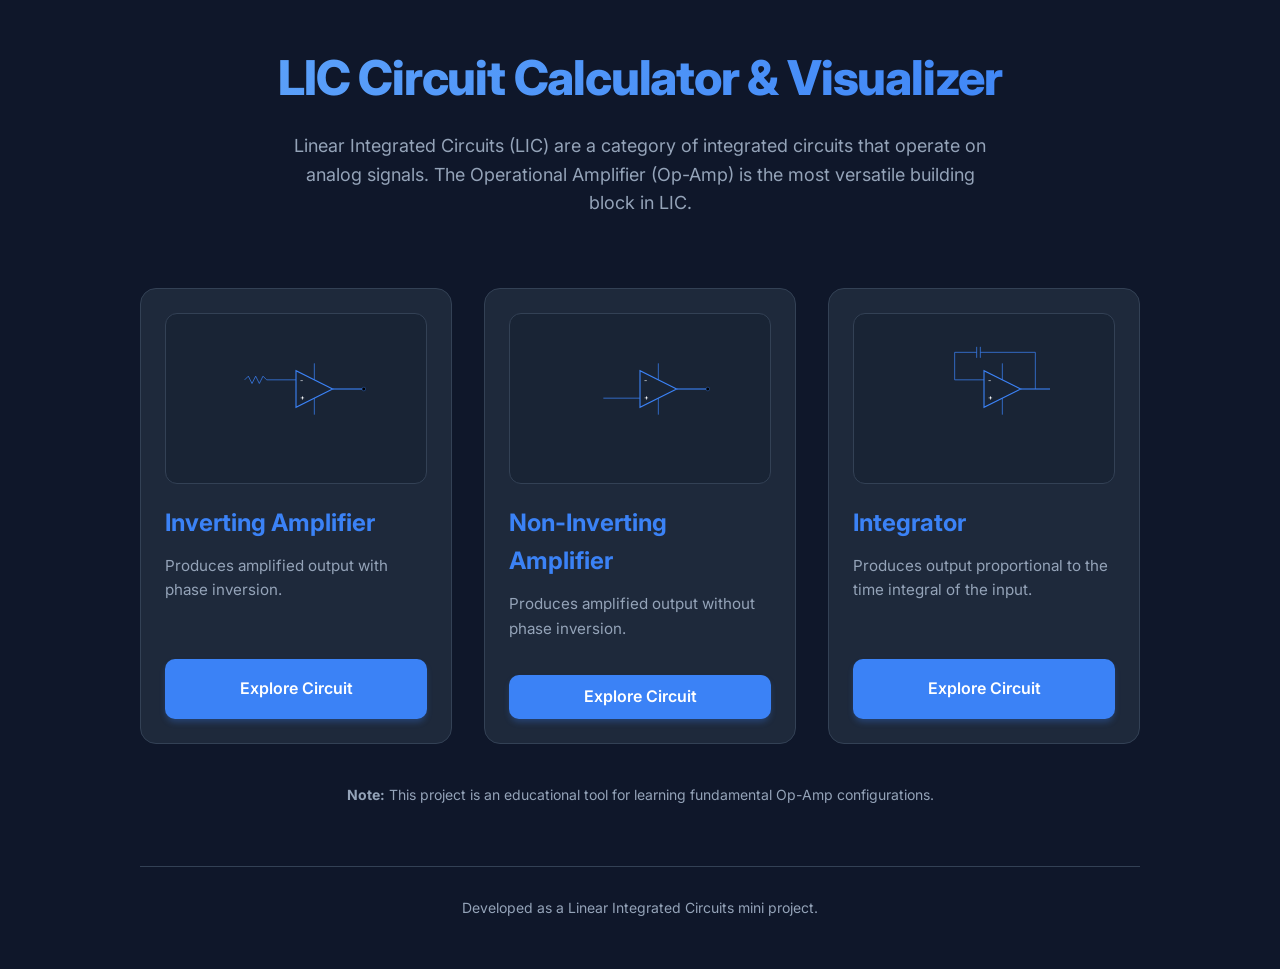
<file: docs/index.html>
<!DOCTYPE html>
<html lang="en">
<head>
    <meta charset="UTF-8">
    <meta name="viewport" content="width=device-width, initial-scale=1.0">
    <title>LIC Circuit Calculator and Visualizer</title>
    <link rel="stylesheet" href="style.css">
    <!-- Google Fonts for a professional look -->
    <link href="https://fonts.googleapis.com/css2?family=Inter:wght@400;500;600;700&display=swap" rel="stylesheet">
</head>
<body>
    <div class="container">
        <header>
            <h1>LIC Circuit Calculator & Visualizer</h1>
            <p class="intro">
                Linear Integrated Circuits (LIC) are a category of integrated circuits that operate on analog signals. 
                The Operational Amplifier (Op-Amp) is the most versatile building block in LIC.
            </p>
        </header>

        <main class="home-grid">
            <a href="inverting.html" class="circuit-card">
                <div class="card-diagram">
                    <svg viewBox="0 0 600 350" class="skeleton-svg">
                        <!-- Power Supply Pins -->
                        <line x1="350" y1="125" x2="350" y2="80" stroke-width="2"/>
                        <line x1="350" y1="175" x2="350" y2="220" stroke-width="2"/>
                        <!-- Op-Amp Triangle -->
                        <path d="M 300 100 L 300 200 L 400 150 Z" fill="none" stroke-width="3"/>
                        <text x="310" y="135" font-size="20">-</text>
                        <text x="310" y="180" font-size="20">+</text>
                        <line x1="300" y1="125" x2="220" y2="125" stroke-width="2"/>
                        <path d="M 220 125 L 210 115 L 200 135 L 190 115 L 180 135 L 170 115 L 160 125" fill="none" stroke-width="2"/>
                        <line x1="400" y1="150" x2="480" y2="150" stroke-width="3"/>
                        <circle cx="485" cy="150" r="5"/>
                    </svg>
                </div>
                <h3>Inverting Amplifier</h3>
                <p>Produces amplified output with phase inversion.</p>
                <span class="btn btn-primary">Explore Circuit</span>
            </a>

            <a href="non-inverting.html" class="circuit-card">
                <div class="card-diagram">
                    <svg viewBox="0 0 600 350" class="skeleton-svg">
                        <!-- Power Supply Pins -->
                        <line x1="350" y1="125" x2="350" y2="80" stroke-width="2"/>
                        <line x1="350" y1="175" x2="350" y2="220" stroke-width="2"/>
                        <!-- Op-Amp Triangle -->
                        <path d="M 300 100 L 300 200 L 400 150 Z" fill="none" stroke-width="3"/>
                        <text x="310" y="135" font-size="20">-</text>
                        <text x="310" y="180" font-size="20">+</text>
                        <line x1="300" y1="175" x2="200" y2="175" stroke-width="2"/>
                        <line x1="400" y1="150" x2="480" y2="150" stroke-width="3"/>
                        <circle cx="485" cy="150" r="5"/>
                    </svg>
                </div>
                <h3>Non-Inverting Amplifier</h3>
                <p>Produces amplified output without phase inversion.</p>
                <span class="btn btn-primary">Explore Circuit</span>
            </a>

            <a href="integrator.html" class="circuit-card">
                <div class="card-diagram">
                    <svg viewBox="0 0 600 350" class="skeleton-svg">
                        <!-- Power Supply Pins -->
                        <line x1="350" y1="125" x2="350" y2="80" stroke-width="2"/>
                        <line x1="350" y1="175" x2="350" y2="220" stroke-width="2"/>
                        <!-- Op-Amp Triangle -->
                        <path d="M 300 100 L 300 200 L 400 150 Z" fill="none" stroke-width="3"/>
                        <text x="310" y="135" font-size="20">-</text>
                        <text x="310" y="180" font-size="20">+</text>
                        <!-- Feedback path with capacitor -->
                        <line x1="300" y1="125" x2="220" y2="125" stroke-width="2"/>
                        <line x1="220" y1="125" x2="220" y2="50" stroke-width="2"/>
                        <line x1="220" y1="50" x2="280" y2="50" stroke-width="2"/>
                        <line x1="280" y1="35" x2="280" y2="65" stroke-width="2"/>
                        <line x1="290" y1="35" x2="290" y2="65" stroke-width="2"/>
                        <line x1="290" y1="50" x2="440" y2="50" stroke-width="2"/>
                        <line x1="440" y1="50" x2="440" y2="150" stroke-width="2"/>
                        <line x1="400" y1="150" x2="480" y2="150" stroke-width="3"/>
                    </svg>
                </div>
                <h3>Integrator</h3>
                <p>Produces output proportional to the time integral of the input.</p>
                <span class="btn btn-primary">Explore Circuit</span>
            </a>
        </main>

        <section class="note-section">
            <p><strong>Note:</strong> This project is an educational tool for learning fundamental Op-Amp configurations.</p>
        </section>

        <footer>
            <p>Developed as a Linear Integrated Circuits mini project.</p>
        </footer>
    </div>
</body>
</html>
</file>
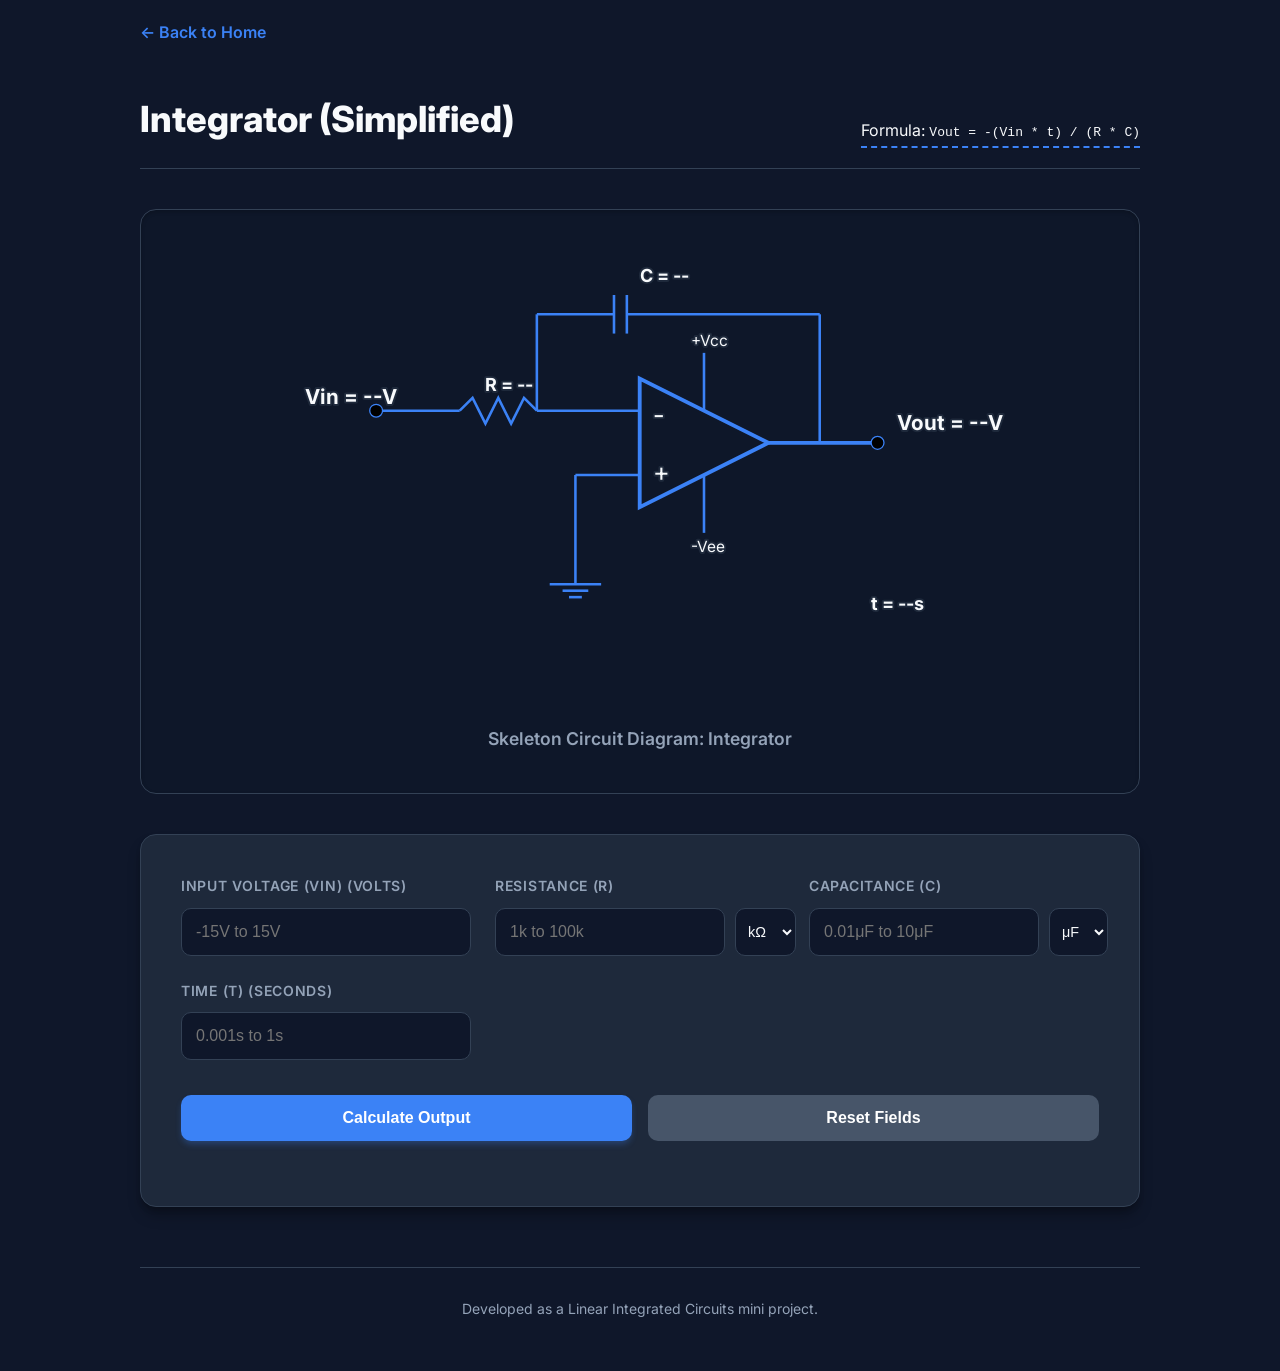
<file: docs/integrator.html>
<!DOCTYPE html>
<html lang="en">
<head>
    <meta charset="UTF-8">
    <meta name="viewport" content="width=device-width, initial-scale=1.0">
    <title>Integrator - LIC Calculator</title>
    <link rel="stylesheet" href="style.css">
    <link href="https://fonts.googleapis.com/css2?family=Inter:wght@400;500;600;700&display=swap" rel="stylesheet">
</head>
<body data-circuit="integrator">
    <div class="container">
        <a href="index.html" class="back-link">← Back to Home</a>
        
        <header class="circuit-header">
            <h2 id="circuit-title"></h2>
            <p id="circuit-formula-container" class="hidden">Formula: <code id="circuit-formula"></code></p>
        </header>

        <div class="main-diagram">
            <svg viewBox="0 0 600 350" class="skeleton-svg">
                <!-- Power Supply Pins -->
                <line x1="350" y1="125" x2="350" y2="80" stroke-width="2"/>
                <text x="340" y="75" font-size="12">+Vcc</text>
                <line x1="350" y1="175" x2="350" y2="220" stroke-width="2"/>
                <text x="340" y="235" font-size="12">-Vee</text>

                <!-- Op-Amp Triangle -->
                <path d="M 300 100 L 300 200 L 400 150 Z" fill="none" stroke-width="3"/>
                <text x="310" y="135" font-size="20">-</text>
                <text x="310" y="180" font-size="20">+</text>
                
                <!-- Output Line -->
                <line x1="400" y1="150" x2="480" y2="150" stroke-width="3"/>
                <circle cx="485" cy="150" r="5"/>
                <text x="500" y="140" font-size="16" font-weight="bold" id="svg-vout-label">Vout = --V</text>

                <!-- Non-Inverting Input to Ground -->
                <line x1="300" y1="175" x2="250" y2="175" stroke-width="2"/>
                <line x1="250" y1="175" x2="250" y2="260" stroke-width="2"/>
                <!-- Ground Symbol -->
                <line x1="230" y1="260" x2="270" y2="260" stroke-width="2"/>
                <line x1="240" y1="265" x2="260" y2="265" stroke-width="2"/>
                <line x1="245" y1="270" x2="255" y2="270" stroke-width="2"/>

                <!-- Inverting Input Path -->
                <line x1="300" y1="125" x2="220" y2="125" stroke-width="2"/>
                
                <!-- R Resistor -->
                <path d="M 220 125 L 210 115 L 200 135 L 190 115 L 180 135 L 170 115 L 160 125" fill="none" stroke-width="2"/>
                <text x="180" y="110" font-size="14" font-weight="bold" id="svg-r-label">R = --</text>
                <line x1="160" y1="125" x2="100" y2="125" stroke-width="2"/>
                <circle cx="95" cy="125" r="5"/>
                <text x="40" y="120" font-size="16" font-weight="bold" id="svg-vin-label">Vin = --V</text>

                <!-- C Feedback Path -->
                <line x1="220" y1="125" x2="220" y2="50" stroke-width="2"/>
                <line x1="220" y1="50" x2="280" y2="50" stroke-width="2"/>
                <!-- Capacitor Symbol -->
                <line x1="280" y1="35" x2="280" y2="65" stroke-width="2"/>
                <line x1="290" y1="35" x2="290" y2="65" stroke-width="2"/>
                <text x="300" y="25" font-size="14" font-weight="bold" id="svg-c-label">C = --</text>
                <line x1="290" y1="50" x2="440" y2="50" stroke-width="2"/>
                <line x1="440" y1="50" x2="440" y2="150" stroke-width="2"/>
                <!-- Time label -->
                <text x="480" y="280" font-size="14" font-weight="bold" id="svg-t-label">t = --s</text>
            </svg>
            <p>Skeleton Circuit Diagram: Integrator</p>
        </div>

        <main class="card">
            <section id="input-container" class="input-section">
                <!-- Inputs will be injected here -->
            </section>

            <div class="button-group">
                <button id="calculate-btn" class="btn btn-primary">Calculate Output</button>
                <button id="reset-btn" class="btn btn-secondary">Reset Fields</button>
            </div>

            <div id="error-message" class="error-message hidden"></div>

            <section id="output-section" class="output-section hidden">
                <hr>
                <div class="result-item">
                    <strong>Calculated Output (V<sub>out</sub>):</strong>
                    <span id="result-display" class="highlight"></span>
                </div>
                <div class="explanation">
                    <strong>How it works:</strong>
                    <p id="explanation-text"></p>
                </div>
                <div class="applications">
                    <strong>Common Applications:</strong>
                    <ul id="applications-list"></ul>
                </div>
            </section>
        </main>

        <footer>
            <p>Developed as a Linear Integrated Circuits mini project.</p>
        </footer>
    </div>
    <script src="script.js"></script>
</body>
</html>
</file>
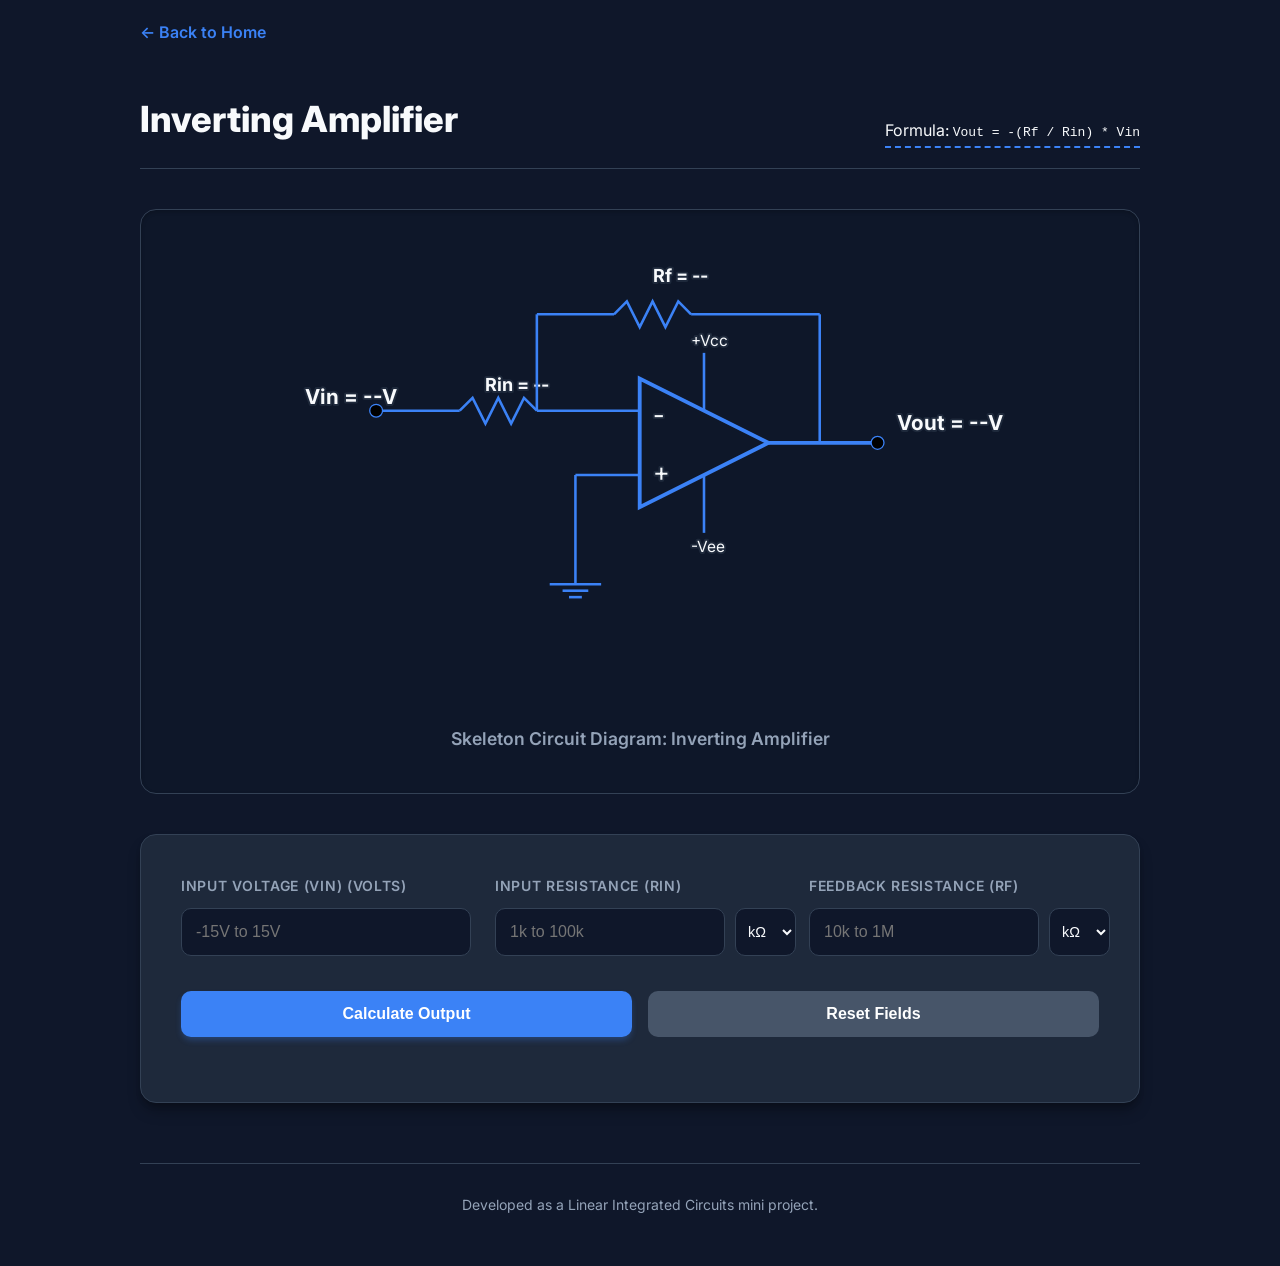
<file: docs/inverting.html>
<!DOCTYPE html>
<html lang="en">
<head>
    <meta charset="UTF-8">
    <meta name="viewport" content="width=device-width, initial-scale=1.0">
    <title>Inverting Amplifier - LIC Calculator</title>
    <link rel="stylesheet" href="style.css">
    <link href="https://fonts.googleapis.com/css2?family=Inter:wght@400;500;600;700&display=swap" rel="stylesheet">
</head>
<body data-circuit="inverting">
    <div class="container">
        <a href="index.html" class="back-link">← Back to Home</a>
        
        <header class="circuit-header">
            <h2 id="circuit-title"></h2>
            <p id="circuit-formula-container" class="hidden">Formula: <code id="circuit-formula"></code></p>
        </header>

        <div class="main-diagram">
            <svg viewBox="0 0 600 350" class="skeleton-svg">
                <!-- Power Supply Pins -->
                <line x1="350" y1="125" x2="350" y2="80" stroke-width="2"/>
                <text x="340" y="75" font-size="12">+Vcc</text>
                <line x1="350" y1="175" x2="350" y2="220" stroke-width="2"/>
                <text x="340" y="235" font-size="12">-Vee</text>

                <!-- Op-Amp Triangle -->
                <path d="M 300 100 L 300 200 L 400 150 Z" fill="none" stroke-width="3"/>
                <text x="310" y="135" font-size="20">-</text>
                <text x="310" y="180" font-size="20">+</text>
                
                <!-- Output Line -->
                <line x1="400" y1="150" x2="480" y2="150" stroke-width="3"/>
                <circle cx="485" cy="150" r="5"/>
                <text x="500" y="140" font-size="16" font-weight="bold" id="svg-vout-label">Vout = --V</text>

                <!-- Non-Inverting Input to Ground -->
                <line x1="300" y1="175" x2="250" y2="175" stroke-width="2"/>
                <line x1="250" y1="175" x2="250" y2="260" stroke-width="2"/>
                <!-- Ground Symbol -->
                <line x1="230" y1="260" x2="270" y2="260" stroke-width="2"/>
                <line x1="240" y1="265" x2="260" y2="265" stroke-width="2"/>
                <line x1="245" y1="270" x2="255" y2="270" stroke-width="2"/>

                <!-- Inverting Input Path -->
                <line x1="300" y1="125" x2="220" y2="125" stroke-width="2"/>
                
                <!-- Rin Resistor -->
                <path d="M 220 125 L 210 115 L 200 135 L 190 115 L 180 135 L 170 115 L 160 125" fill="none" stroke-width="2"/>
                <text x="180" y="110" font-size="14" font-weight="bold" id="svg-rin-label">Rin = --</text>
                <line x1="160" y1="125" x2="100" y2="125" stroke-width="2"/>
                <circle cx="95" cy="125" r="5"/>
                <text x="40" y="120" font-size="16" font-weight="bold" id="svg-vin-label">Vin = --V</text>

                <!-- Rf Feedback Path -->
                <line x1="220" y1="125" x2="220" y2="50" stroke-width="2"/>
                <line x1="220" y1="50" x2="280" y2="50" stroke-width="2"/>
                <!-- Rf Resistor -->
                <path d="M 280 50 L 290 40 L 300 60 L 310 40 L 320 60 L 330 40 L 340 50" fill="none" stroke-width="2"/>
                <text x="310" y="25" font-size="14" font-weight="bold" id="svg-rf-label">Rf = --</text>
                <line x1="340" y1="50" x2="440" y2="50" stroke-width="2"/>
                <line x1="440" y1="50" x2="440" y2="150" stroke-width="2"/>
            </svg>
            <p>Skeleton Circuit Diagram: Inverting Amplifier</p>
        </div>

        <main class="card">
            <section id="input-container" class="input-section">
                <!-- Inputs will be injected here -->
            </section>

            <div class="button-group">
                <button id="calculate-btn" class="btn btn-primary">Calculate Output</button>
                <button id="reset-btn" class="btn btn-secondary">Reset Fields</button>
            </div>

            <div id="error-message" class="error-message hidden"></div>

            <section id="output-section" class="output-section hidden">
                <hr>
                <div class="result-item">
                    <strong>Calculated Output (V<sub>out</sub>):</strong>
                    <span id="result-display" class="highlight"></span>
                </div>
                <div class="explanation">
                    <strong>How it works:</strong>
                    <p id="explanation-text"></p>
                </div>
                <div class="applications">
                    <strong>Common Applications:</strong>
                    <ul id="applications-list"></ul>
                </div>
            </section>
        </main>

        <footer>
            <p>Developed as a Linear Integrated Circuits mini project.</p>
        </footer>
    </div>
    <script src="script.js"></script>
</body>
</html>
</file>
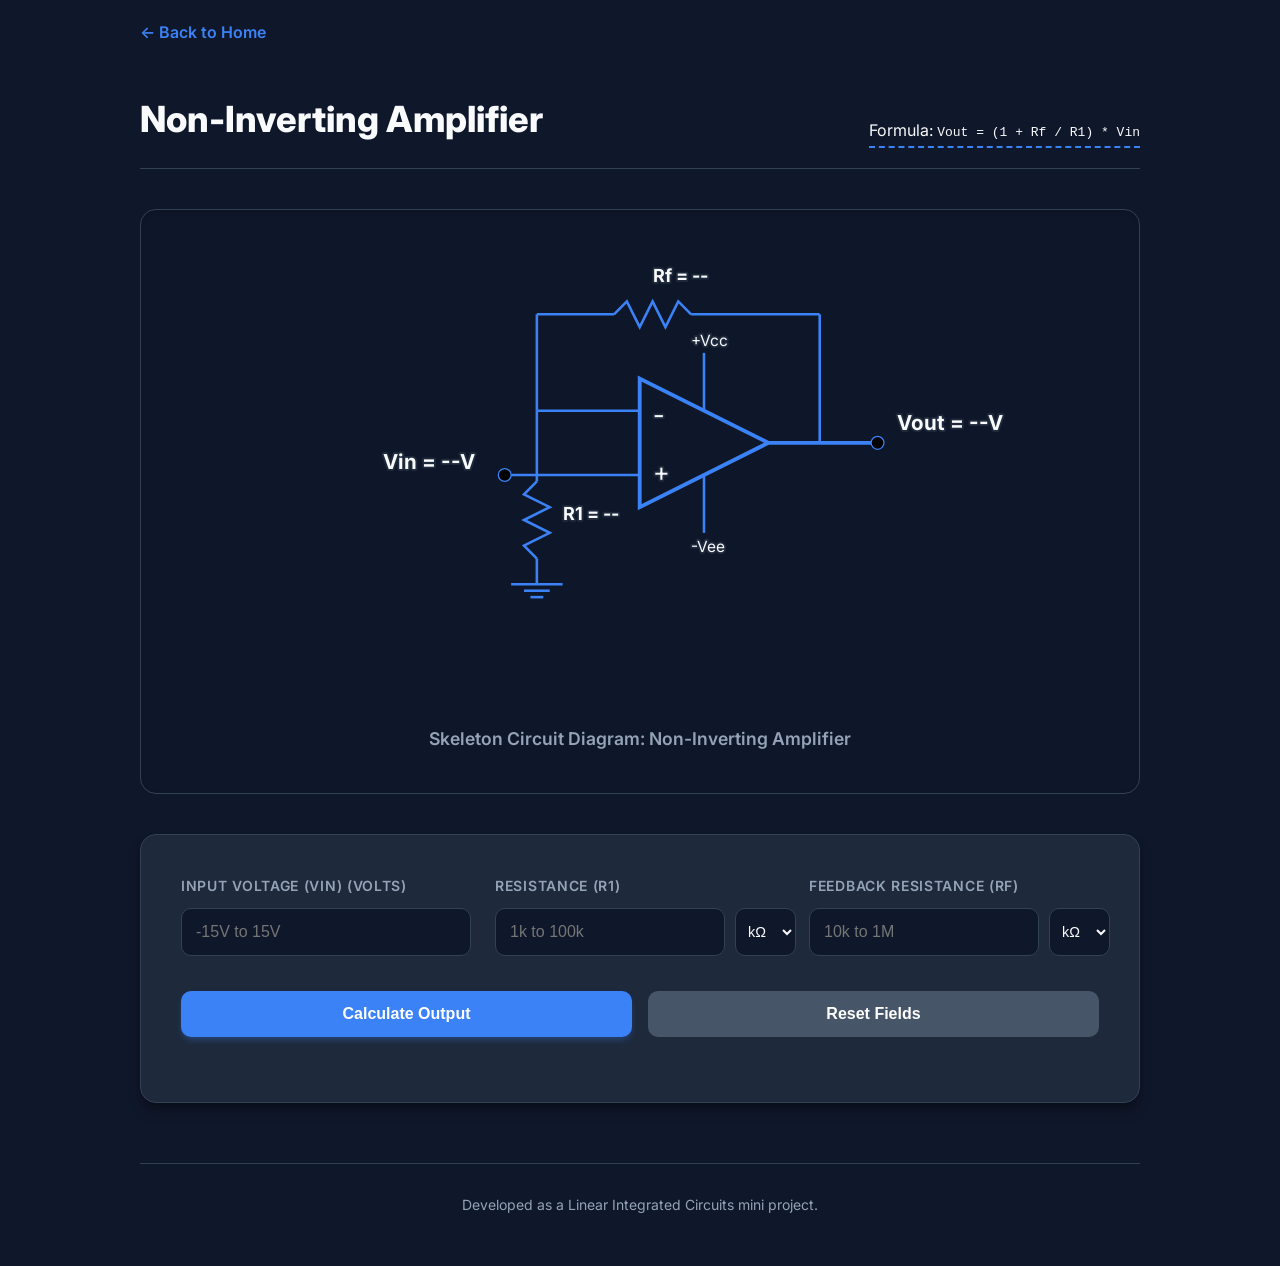
<file: docs/non-inverting.html>
<!DOCTYPE html>
<html lang="en">
<head>
    <meta charset="UTF-8">
    <meta name="viewport" content="width=device-width, initial-scale=1.0">
    <title>Non-Inverting Amplifier - LIC Calculator</title>
    <link rel="stylesheet" href="style.css">
    <link href="https://fonts.googleapis.com/css2?family=Inter:wght@400;500;600;700&display=swap" rel="stylesheet">
</head>
<body data-circuit="non-inverting">
    <div class="container">
        <a href="index.html" class="back-link">← Back to Home</a>
        
        <header class="circuit-header">
            <h2 id="circuit-title"></h2>
            <p id="circuit-formula-container" class="hidden">Formula: <code id="circuit-formula"></code></p>
        </header>

        <div class="main-diagram">
            <svg viewBox="0 0 600 350" class="skeleton-svg">
                <!-- Power Supply Pins -->
                <line x1="350" y1="125" x2="350" y2="80" stroke-width="2"/>
                <text x="340" y="75" font-size="12">+Vcc</text>
                <line x1="350" y1="175" x2="350" y2="220" stroke-width="2"/>
                <text x="340" y="235" font-size="12">-Vee</text>

                <!-- Op-Amp Triangle -->
                <path d="M 300 100 L 300 200 L 400 150 Z" fill="none" stroke-width="3"/>
                <text x="310" y="135" font-size="20">-</text>
                <text x="310" y="180" font-size="20">+</text>
                
                <!-- Output Line -->
                <line x1="400" y1="150" x2="480" y2="150" stroke-width="3"/>
                <circle cx="485" cy="150" r="5"/>
                <text x="500" y="140" font-size="16" font-weight="bold" id="svg-vout-label">Vout = --V</text>

                <!-- Non-Inverting Input to Vin -->
                <line x1="300" y1="175" x2="200" y2="175" stroke-width="2"/>
                <circle cx="195" cy="175" r="5"/>
                <text x="100" y="170" font-size="16" font-weight="bold" id="svg-vin-label">Vin = --V</text>

                <!-- Inverting Input Path -->
                <line x1="300" y1="125" x2="220" y2="125" stroke-width="2"/>
                
                <!-- R1 Resistor to Ground -->
                <line x1="220" y1="125" x2="220" y2="180" stroke-width="2"/>
                <path d="M 220 180 L 210 190 L 230 200 L 210 210 L 230 220 L 210 230 L 220 240" fill="none" stroke-width="2"/>
                <text x="240" y="210" font-size="14" font-weight="bold" id="svg-r1-label">R1 = --</text>
                <line x1="220" y1="240" x2="220" y2="260" stroke-width="2"/>
                <!-- Ground Symbol -->
                <line x1="200" y1="260" x2="240" y2="260" stroke-width="2"/>
                <line x1="210" y1="265" x2="230" y2="265" stroke-width="2"/>
                <line x1="215" y1="270" x2="225" y2="270" stroke-width="2"/>

                <!-- Rf Feedback Path -->
                <line x1="220" y1="125" x2="220" y2="50" stroke-width="2"/>
                <line x1="220" y1="50" x2="280" y2="50" stroke-width="2"/>
                <!-- Rf Resistor -->
                <path d="M 280 50 L 290 40 L 300 60 L 310 40 L 320 60 L 330 40 L 340 50" fill="none" stroke-width="2"/>
                <text x="310" y="25" font-size="14" font-weight="bold" id="svg-rf-label">Rf = --</text>
                <line x1="340" y1="50" x2="440" y2="50" stroke-width="2"/>
                <line x1="440" y1="50" x2="440" y2="150" stroke-width="2"/>
            </svg>
            <p>Skeleton Circuit Diagram: Non-Inverting Amplifier</p>
        </div>

        <main class="card">
            <section id="input-container" class="input-section">
                <!-- Inputs will be injected here -->
            </section>

            <div class="button-group">
                <button id="calculate-btn" class="btn btn-primary">Calculate Output</button>
                <button id="reset-btn" class="btn btn-secondary">Reset Fields</button>
            </div>

            <div id="error-message" class="error-message hidden"></div>

            <section id="output-section" class="output-section hidden">
                <hr>
                <div class="result-item">
                    <strong>Calculated Output (V<sub>out</sub>):</strong>
                    <span id="result-display" class="highlight"></span>
                </div>
                <div class="explanation">
                    <strong>How it works:</strong>
                    <p id="explanation-text"></p>
                </div>
                <div class="applications">
                    <strong>Common Applications:</strong>
                    <ul id="applications-list"></ul>
                </div>
            </section>
        </main>

        <footer>
            <p>Developed as a Linear Integrated Circuits mini project.</p>
        </footer>
    </div>
    <script src="script.js"></script>
</body>
</html>
</file>
<file: docs/style.css>
/* 
   LIC Circuit Calculator and Visualizer - CSS Styles
   Modern, clean, and professional design for a college assignment.
*/

:root {
    --primary-color: #3b82f6;
    --primary-hover: #60a5fa;
    --secondary-color: #475569;
    --secondary-hover: #64748b;
    --bg-color: #0f172a;
    --card-bg: #1e293b;
    --text-main: #f8fafc;
    --text-muted: #94a3b8;
    --error-color: #ef4444;
    --border-color: #334155;
    --shadow: 0 10px 15px -3px rgba(0, 0, 0, 0.3), 0 4px 6px -2px rgba(0, 0, 0, 0.2);
    --radius: 16px;
    --input-bg: #0f172a;
}

* {
    box-sizing: border-box;
    margin: 0;
    padding: 0;
}

body {
    font-family: 'Inter', system-ui, -apple-system, sans-serif;
    background-color: var(--bg-color);
    color: var(--text-main);
    line-height: 1.6;
    padding: 20px;
    -webkit-font-smoothing: antialiased;
}

.container {
    max-width: 1000px;
    margin: 0 auto;
}

header {
    text-align: center;
    margin-bottom: 50px;
    padding: 20px 0;
}

header h1 {
    font-size: 3rem;
    background: linear-gradient(135deg, #60a5fa 0%, #3b82f6 100%);
    -webkit-background-clip: text;
    -webkit-text-fill-color: transparent;
    margin-bottom: 15px;
    font-weight: 800;
    letter-spacing: -0.025em;
}

.intro {
    color: var(--text-muted);
    font-size: 1.125rem;
    max-width: 700px;
    margin: 0 auto;
}

.card {
    background-color: var(--card-bg);
    padding: 40px;
    border-radius: var(--radius);
    box-shadow: var(--shadow);
    border: 1px solid var(--border-color);
    transition: transform 0.3s ease;
}

.selection-section {
    margin-bottom: 30px;
}

.selection-section label {
    display: block;
    font-weight: 600;
    margin-bottom: 12px;
    color: var(--text-main);
}

select {
    width: 100%;
    padding: 14px;
    border-radius: 10px;
    border: 1px solid var(--border-color);
    font-size: 1rem;
    background-color: var(--input-bg);
    color: var(--text-main);
    cursor: pointer;
    transition: all 0.2s ease;
}

select:focus {
    outline: none;
    border-color: var(--primary-color);
    box-shadow: 0 0 0 3px rgba(59, 130, 246, 0.2);
}

.input-section {
    display: grid;
    grid-template-columns: repeat(auto-fit, minmax(240px, 1fr));
    gap: 24px;
    margin-bottom: 35px;
}

.input-group {
    display: flex;
    flex-direction: column;
}

.input-group label {
    font-size: 0.875rem;
    font-weight: 600;
    margin-bottom: 10px;
    color: var(--text-muted);
    text-transform: uppercase;
    letter-spacing: 0.05em;
}

.input-group input {
    padding: 14px;
    border-radius: 10px;
    border: 1px solid var(--border-color);
    font-size: 1rem;
    background-color: var(--input-bg);
    color: var(--text-main);
    transition: all 0.2s ease;
}

.input-group input:focus {
    outline: none;
    border-color: var(--primary-color);
    box-shadow: 0 0 0 3px rgba(59, 130, 246, 0.2);
}

.input-with-unit {
    display: flex;
    gap: 10px;
}

.input-with-unit input {
    flex: 1;
}

.unit-select {
    width: 90px;
    padding: 12px 8px;
    border-radius: 10px;
    border: 1px solid var(--border-color);
    font-size: 0.9rem;
    background-color: var(--input-bg);
    color: var(--text-main);
    cursor: pointer;
}

.unit-select:focus {
    outline: none;
    border-color: var(--primary-color);
}

.button-group {
    display: flex;
    gap: 16px;
    margin-bottom: 25px;
}

.btn {
    padding: 14px 28px;
    border-radius: 10px;
    font-size: 1rem;
    font-weight: 600;
    cursor: pointer;
    transition: all 0.2s cubic-bezier(0.4, 0, 0.2, 1);
    border: none;
    flex: 1;
    display: inline-flex;
    align-items: center;
    justify-content: center;
    min-height: 44px;
    touch-action: manipulation;
}

.btn-primary {
    background-color: var(--primary-color);
    color: white;
    box-shadow: 0 4px 6px -1px rgba(59, 130, 246, 0.3);
}

.btn-primary:hover {
    background-color: var(--primary-hover);
    transform: translateY(-1px);
    box-shadow: 0 10px 15px -3px rgba(59, 130, 246, 0.4);
}

.btn-secondary {
    background-color: var(--secondary-color);
    color: white;
}

.btn-secondary:hover {
    background-color: var(--secondary-hover);
    transform: translateY(-1px);
}

.error-message {
    background-color: rgba(239, 68, 68, 0.1);
    color: #fca5a5;
    padding: 16px;
    border-radius: 10px;
    margin-bottom: 25px;
    font-size: 0.95rem;
    border: 1px solid rgba(239, 68, 68, 0.2);
    display: flex;
    align-items: center;
    gap: 10px;
}

.hidden {
    display: none;
}

hr {
    margin: 40px 0;
    border: 0;
    border-top: 1px solid var(--border-color);
}

.output-section h2 {
    margin-bottom: 25px;
    color: var(--primary-color);
    font-size: 1.75rem;
    font-weight: 700;
}

.result-grid {
    display: grid;
    grid-template-columns: 1fr 1fr;
    gap: 40px;
    align-items: start;
}

.result-item {
    margin-bottom: 20px;
}

.result-item code {
    display: block;
    background: rgba(15, 23, 42, 0.5);
    padding: 14px;
    border-radius: 10px;
    margin-top: 8px;
    font-family: 'JetBrains Mono', monospace;
    color: #93c5fd;
    border: 1px solid var(--border-color);
}

.highlight {
    font-size: 2rem;
    font-weight: 800;
    color: #60a5fa;
    display: block;
    margin-top: 8px;
    text-shadow: 0 0 20px rgba(59, 130, 246, 0.3);
}

.explanation {
    margin-top: 25px;
}

.explanation p {
    color: var(--text-muted);
    margin-top: 8px;
    font-size: 1rem;
}

.circuit-diagram {
    text-align: center;
}

.circuit-diagram img {
    max-width: 100%;
    height: auto;
    border-radius: 12px;
    border: 1px solid var(--border-color);
    margin-top: 15px;
    background-color: white;
    padding: 20px;
}

.applications {
    margin-top: 35px;
    padding: 25px;
    background-color: rgba(15, 23, 42, 0.4);
    border-radius: 12px;
    border: 1px solid var(--border-color);
}

.applications h3 {
    color: var(--text-main);
    margin-bottom: 15px;
    font-size: 1.25rem;
}

.applications ul {
    margin-top: 12px;
    margin-left: 24px;
    color: var(--text-muted);
}

.applications li {
    margin-bottom: 8px;
}

.note-section {
    margin-top: 40px;
    text-align: center;
    color: var(--text-muted);
    font-size: 0.875rem;
}

footer {
    margin-top: 60px;
    text-align: center;
    padding: 30px;
    border-top: 1px solid var(--border-color);
    color: var(--text-muted);
    font-size: 0.875rem;
}

.home-grid {
    display: grid;
    grid-template-columns: repeat(auto-fit, minmax(280px, 1fr));
    gap: 32px;
    margin-top: 30px;
}

.circuit-card {
    text-decoration: none;
    color: inherit;
    display: flex;
    flex-direction: column;
    background-color: var(--card-bg);
    padding: 24px;
    border-radius: var(--radius);
    border: 1px solid var(--border-color);
    transition: all 0.3s cubic-bezier(0.4, 0, 0.2, 1);
}

.circuit-card:hover {
    transform: translateY(-8px);
    border-color: var(--primary-color);
    box-shadow: 0 20px 25px -5px rgba(0, 0, 0, 0.4);
}

.circuit-card img {
    width: 100%;
    height: auto;
    border-radius: 10px;
    margin-bottom: 20px;
    background-color: white;
    padding: 15px;
}

.circuit-card h3 {
    margin-bottom: 12px;
    color: var(--primary-color);
    font-size: 1.5rem;
}

.card-diagram {
    width: 100%;
    background: rgba(15, 23, 42, 0.3);
    padding: 20px;
    border-radius: 12px;
    margin-bottom: 20px;
    border: 1px solid var(--border-color);
    display: flex;
    align-items: center;
    justify-content: center;
}

.circuit-card p {
    font-size: 0.95rem;
    color: var(--text-muted);
    margin-bottom: 24px;
    flex-grow: 1;
}

.back-link {
    display: inline-flex;
    align-items: center;
    text-decoration: none;
    color: var(--primary-color);
    font-weight: 600;
    margin-bottom: 25px;
    transition: color 0.2s;
}

.back-link:hover {
    color: var(--primary-hover);
}

.circuit-header {
    display: flex;
    justify-content: space-between;
    align-items: flex-end;
    margin-bottom: 40px;
    border-bottom: 1px solid var(--border-color);
    padding-bottom: 20px;
}

.circuit-header h2 {
    color: var(--text-main);
    font-size: 2.25rem;
    font-weight: 800;
    margin-bottom: 0;
}

.circuit-header code {
    white-space: normal;
    word-break: break-word;
}

.main-diagram {
    width: 100%;
    background: white;
    padding: 40px;
    border-radius: var(--radius);
    border: 1px solid var(--border-color);
    margin-bottom: 40px;
    text-align: center;
    display: flex;
    flex-direction: column;
    align-items: center;
    justify-content: center;
    box-shadow: inset 0 2px 4px 0 rgba(0, 0, 0, 0.06);
}

.skeleton-svg {
    max-width: 100%;
    height: auto;
    max-height: 450px;
}

.skeleton-svg path, 
.skeleton-svg line, 
.skeleton-svg circle {
    stroke: var(--primary-color);
    transition: stroke 0.3s ease;
}

.skeleton-svg text {
    fill: var(--text-main);
    font-family: 'Inter', sans-serif;
    transition: fill 0.3s ease;
    paint-order: stroke;
    stroke: var(--card-bg);
    stroke-width: 3px;
    stroke-linecap: round;
    stroke-linejoin: round;
}

.main-diagram {
    width: 100%;
    background: rgba(15, 23, 42, 0.3);
    padding: 40px;
    border-radius: var(--radius);
    border: 1px solid var(--border-color);
    margin-bottom: 40px;
    text-align: center;
    display: flex;
    flex-direction: column;
    align-items: center;
    justify-content: center;
    box-shadow: inset 0 2px 4px 0 rgba(0, 0, 0, 0.2);
    overflow: hidden;
}

.main-diagram p {
    margin-top: 25px;
    font-weight: 600;
    color: var(--text-muted);
    font-size: 1.1rem;
}

/* Tooltip Styles */
.tooltip-container {
    position: relative;
    display: inline-block;
    cursor: help;
    border-bottom: 2px dashed var(--primary-color);
    padding-bottom: 2px;
}

.tooltip-text {
    visibility: hidden;
    width: 320px;
    background-color: #1e293b;
    color: #f8fafc;
    text-align: left;
    border-radius: 12px;
    padding: 16px;
    position: absolute;
    z-index: 100;
    bottom: 140%;
    left: 50%;
    transform: translateX(-50%);
    opacity: 0;
    transition: all 0.3s cubic-bezier(0.4, 0, 0.2, 1);
    font-size: 0.9rem;
    line-height: 1.5;
    box-shadow: 0 20px 25px -5px rgba(0, 0, 0, 0.5);
    pointer-events: none;
    border: 1px solid var(--border-color);
}

.tooltip-text::after {
    content: "";
    position: absolute;
    top: 100%;
    left: 50%;
    margin-left: -8px;
    border-width: 8px;
    border-style: solid;
    border-color: var(--border-color) transparent transparent transparent;
}

.tooltip-container:hover .tooltip-text {
    visibility: visible;
    opacity: 1;
    bottom: 125%;
}

/* Touch devices don't have hover; show the formula detail in-flow instead of a hover-only tooltip. */
@media (hover: none) {
    .tooltip-container {
        cursor: default;
        border-bottom: none;
        padding-bottom: 0;
    }

    .tooltip-text {
        visibility: visible;
        opacity: 1;
        position: static;
        transform: none;
        width: auto;
        max-width: 100%;
        margin-top: 10px;
        pointer-events: auto;
    }

    .tooltip-text::after {
        display: none;
    }

    .btn-primary:hover,
    .btn-secondary:hover,
    .circuit-card:hover {
        transform: none;
    }
}

/* Responsive adjustments */
@media (max-width: 768px) {
    body {
        padding: 15px;
    }

    .container {
        padding: 0 5px;
    }

    header h1 {
        font-size: 2.25rem;
    }

    .card {
        padding: 24px;
    }

    /* Prevent mobile browsers (notably iOS Safari) from zooming on focus */
    .input-group input,
    select,
    .unit-select {
        font-size: 16px;
    }

    .result-grid {
        grid-template-columns: 1fr;
        gap: 30px;
    }
    
    .button-group {
        flex-direction: column;
    }

    .circuit-header {
        flex-direction: column;
        align-items: flex-start;
        gap: 15px;
        text-align: left;
    }

    .circuit-header h2 {
        font-size: 1.75rem;
        width: 100%;
    }

    .main-diagram {
        padding: 20px;
        margin-bottom: 30px;
    }

    .skeleton-svg {
        max-height: 350px;
    }

    .tooltip-text {
        width: 260px;
    }
    
    .highlight {
        font-size: 1.5rem;
    }
}

@media (max-width: 480px) {
    header h1 {
        font-size: 1.8rem;
    }

    header {
        margin-bottom: 32px;
    }

    .intro {
        font-size: 1rem;
    }

    .home-grid {
        gap: 20px;
    }

    .circuit-card {
        padding: 18px;
    }

    .card-diagram {
        padding: 14px;
    }

    .btn {
        padding: 12px 20px;
    }

    .input-with-unit {
        flex-direction: column;
    }

    .unit-select {
        width: 100%;
    }
    
    .skeleton-svg text {
        font-size: 14px;
        stroke-width: 2px;
    }
    
    #svg-vin-label, #svg-vout-label {
        font-size: 14px;
    }

    .main-diagram p {
        margin-top: 16px;
        font-size: 0.95rem;
    }
}
</file>
